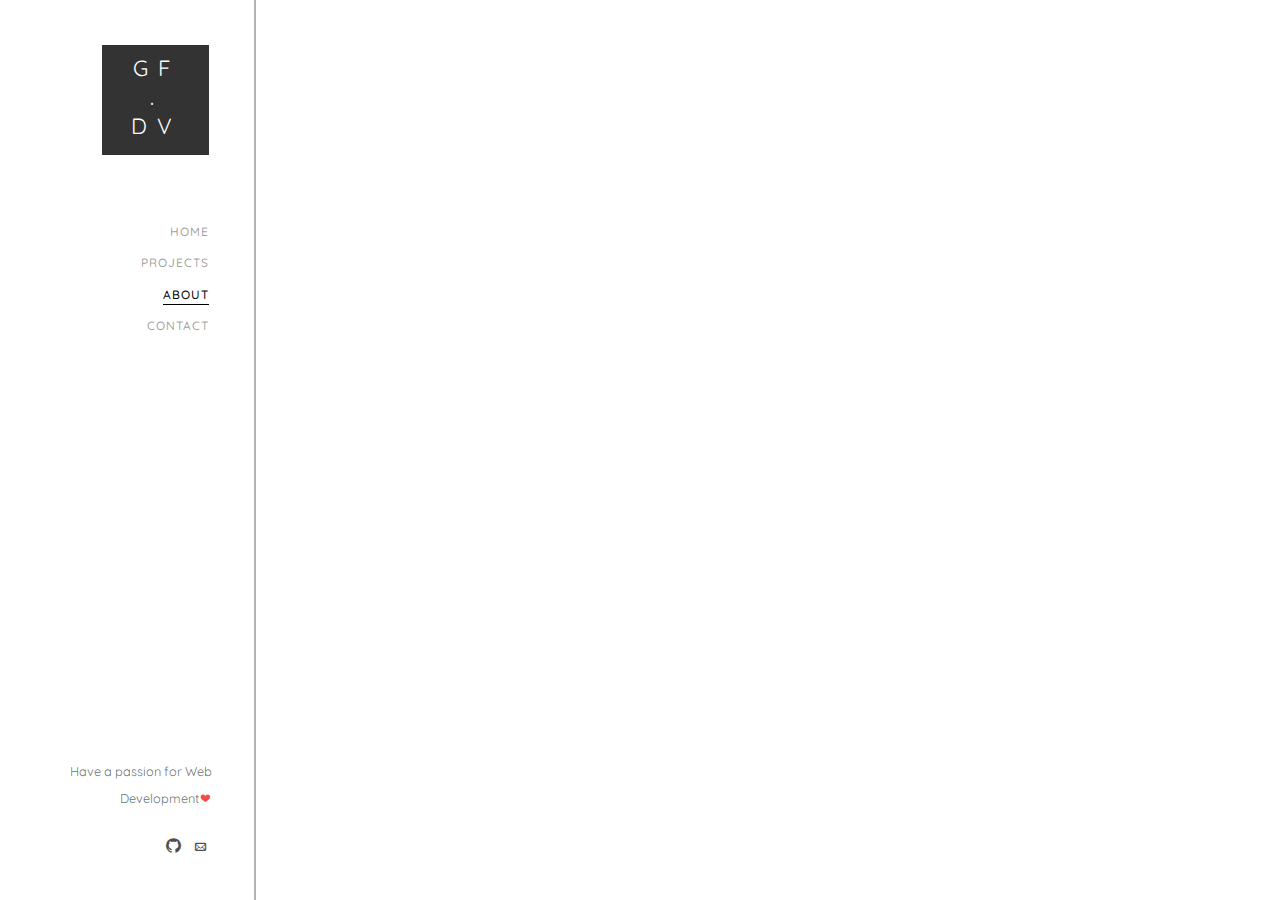
<file: about.html>
<!DOCTYPE HTML>
<html>
	<head>
	<meta charset="utf-8">
	<meta http-equiv="X-UA-Compatible" content="IE=edge">
	<title>GF &#183; Portfolio</title>
	<meta name="viewport" content="width=device-width, initial-scale=1">
	<meta name="description" content="" />
	<meta name="keywords" content="" />
	<meta name="author" content="" />

  <!-- Facebook and Twitter integration -->
	<meta property="og:title" content=""/>
	<meta property="og:image" content=""/>
	<meta property="og:url" content=""/>
	<meta property="og:site_name" content=""/>
	<meta property="og:description" content=""/>
	<meta name="twitter:title" content="" />
	<meta name="twitter:image" content="" />
	<meta name="twitter:url" content="" />
	<meta name="twitter:card" content="" />

	<!-- Place favicon.ico and apple-touch-icon.png in the root directory -->
	<link rel="shortcut icon" href="images/siete-tigre-FAVICON-300x300.png">

	<link href="https://fonts.googleapis.com/css?family=Quicksand:300,400,500,700" rel="stylesheet">
	
	<!-- Animate.css -->
	<link rel="stylesheet" href="css/animate.css">
	<!-- Icomoon Icon Fonts-->
	<link rel="stylesheet" href="css/icomoon.css">
	<!-- Bootstrap  -->
	<link rel="stylesheet" href="css/bootstrap.css">
	<!-- Flexslider  -->
	<link rel="stylesheet" href="css/flexslider.css">
	<!-- Theme style  -->
	<link rel="stylesheet" href="css/style.css">
	<!-- Font Awesome  -->
	<link rel="stylesheet" href="https://cdnjs.cloudflare.com/ajax/libs/font-awesome/5.11.2/css/all.min.css">

	<!-- Modernizr JS -->
	<script src="js/modernizr-2.6.2.min.js"></script>
	<!-- FOR IE9 below -->
	<!--[if lt IE 9]>
	<script src="js/respond.min.js"></script>
	<![endif]-->

	</head>
	<body>
	<div id="colorlib-page">
		<a href="#" class="js-colorlib-nav-toggle colorlib-nav-toggle"><i></i></a>
		<aside id="colorlib-aside" role="complementary" class="border js-fullheight">
			<h1 id="colorlib-logo"><a href="index.html"><span>&nbspGF&nbsp</span><span>.</span><span>&nbspDV&nbsp</span></a></h1>
			<nav id="colorlib-main-menu" role="navigation">
				<ul>
					<li><a href="index.html">Home</a></li>
					<li><a href="projects.html">Projects</a></li>
					<li class="colorlib-active"><a href="about.html">About</a></li>
					<li><a href="contact.html">Contact</a></li>
				</ul>
			</nav>

			<div class="colorlib-footer">
				<p><small>Have a passion for Web Development<i style="color:rgb(247, 72, 72)" class="icon-heart" aria-hidden="true"></i></small></p>
				<ul>
					<li><a href="https://github.com/gabriel-fuentes/portfolio/"><i class="icon-github"></i></a></li>
					<li><a href="contact.html"><i class="icon-mail"></i></a></li>
				</ul>
			</div>

		</aside>

		<div id="colorlib-main">
			<div class="colorlib-about">
				<div class="container-fluid">
					<div class="row">
						<div class="col-md-6">
							<div class="about-img animate-box" data-animate-effect="fadeInLeft" style="background-image: url(images/contact1.jpg);">
								<!-- <div class="about-img-2 animate-box" data-animate-effect="fadeInRight" style="background-image: url(images/contact3.jpg);"></div> -->
							</div>
						</div>
						<div class="col-md-6 animate-box" data-animate-effect="fadeInLeft">
							<div class="about-desc">
								<span class="heading-meta">Bio,studies &amp; skills</span>
								<h3>Hello! <br>&nbspmy name is <br>&nbsp Gabriel Fuentes!</h3>
								<p>I am a web developer with a Computer Science degree, specializing in high quality Wordpress development. From custom theme designs to E-Commerce and custom plugin development.
									For the past 5 years I’ve been involved with all sorts of clients, from personal bloggers to Actors, Universities.</p>

								<h4><i class="fas fa-quote-left"></i>  Learning is the purpose of life  <i class="fas fa-quote-right"></i></h4>
							</div>
							<!-- <div class="row" style="display: flex;justify-content: center;">
								<img src="images/siete-tigre-FAVICON-300x300.png" alt="">
							</div> -->
						<div class="fancy-collapse-panel">
								<div class="panel-group" id="accordion" role="tablist" aria-multiselectable="true">
									<div class="panel panel-default">
									    <div class="panel-heading" role="tab" id="headingTwo">
									        <h4 class="panel-title">
									            <a class="collapsed" data-toggle="collapse" data-parent="#accordion" href="#collapseTwo" aria-expanded="false" aria-controls="collapseTwo">Skills
									            </a>
									        </h4>
									    </div>
									    <div id="collapseTwo" class="panel-collapse collapse" role="tabpanel" aria-labelledby="headingTwo">
									        <div class="panel-body">
									            <p>These are the lis of skills that i had devolped through the years as a web developer</p>
													<ul>
														<li>Html5</li>
														<li>(S)Css</li>
														<li>Javascript</li>
														<li>React</li>
														<li>PhP</li>
														<li>mySql</li>
													</ul>
									        </div>
									    </div>
									</div>
									<div class="panel panel-default">
									    <div class="panel-heading" role="tab" id="headingThree">
									        <h4 class="panel-title">
									            <a class="collapsed" data-toggle="collapse" data-parent="#accordion" href="#collapseThree" aria-expanded="false" aria-controls="collapseThree">Other
									            </a>
									        </h4>
									    </div>
									    <div id="collapseThree" class="panel-collapse collapse" role="tabpanel" aria-labelledby="headingThree">
									        <div class="panel-body">
													<ul>
														<li>WordPress Development</li>
														<li>SEO optimization</li>
														<li>Webpack</li>
														<li>Pug</li>
														<li>jQuery</li>
														<li>Gulp</li>
													</ul>
									        </div>	
									        </div>
									    </div>
									</div>
								</div>
							</div> 
						</div>
					</div>
				</div>
			</div>
		</div>
	</div>

	<!-- jQuery -->
	<script src="js/jquery.min.js"></script>
	<!-- jQuery Easing -->
	<script src="js/jquery.easing.1.3.js"></script>
	<!-- Bootstrap -->
	<script src="js/bootstrap.min.js"></script>
	<!-- Waypoints -->
	<script src="js/jquery.waypoints.min.js"></script>
	<!-- Flexslider -->
	<script src="js/jquery.flexslider-min.js"></script>
	<!-- Sticky Kit -->
	<script src="js/sticky-kit.min.js"></script>
	
	
	<!-- MAIN JS -->
	<script src="js/main.js"></script>

	</body>
</html>
</file>
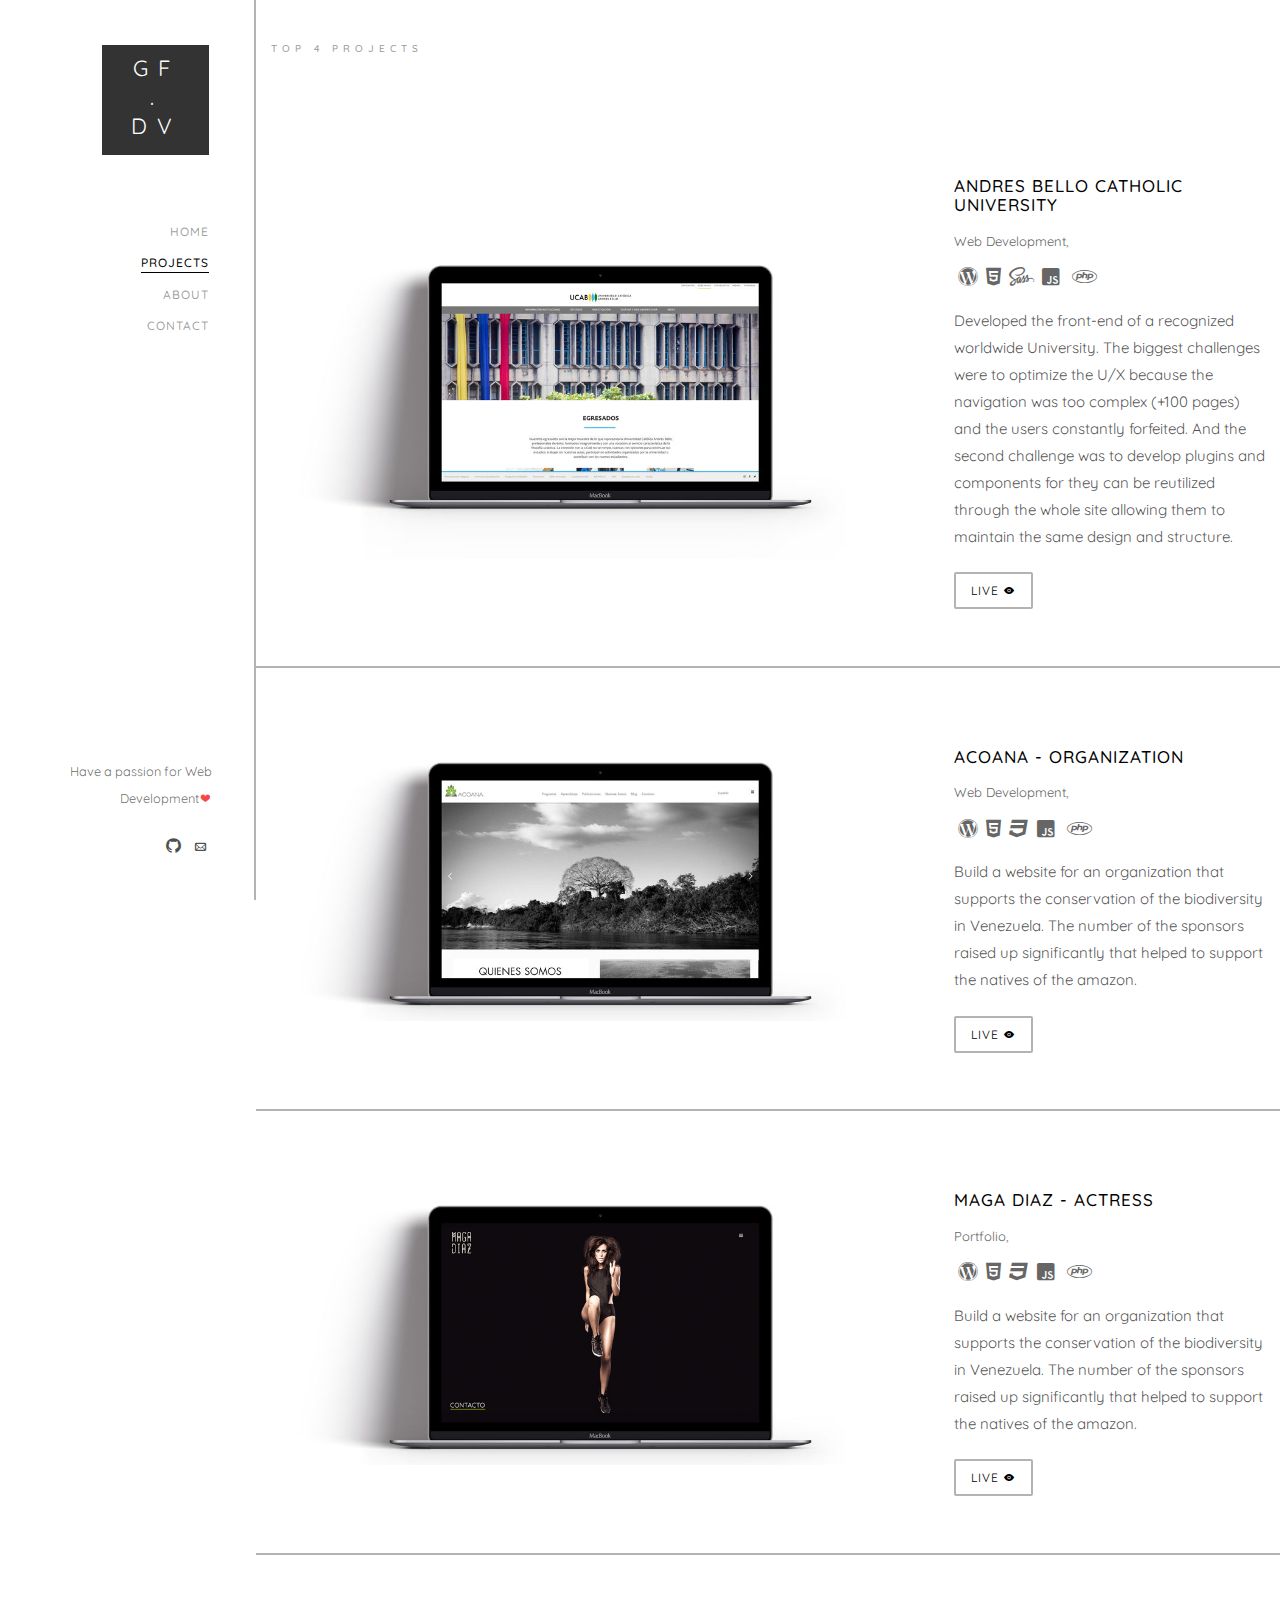
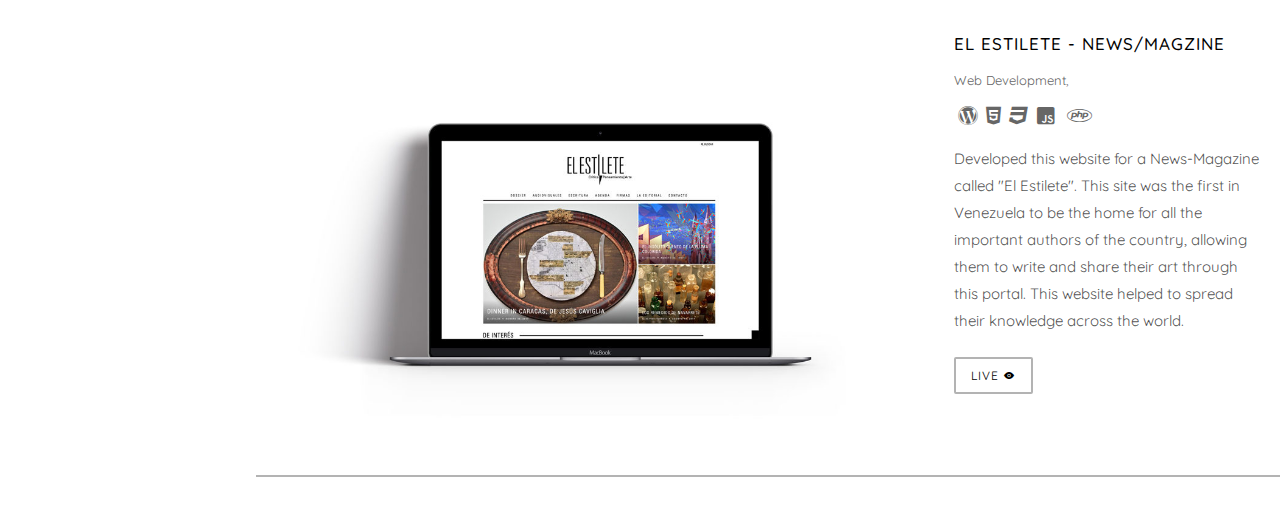
<file: projects.html>
<!DOCTYPE HTML>
<html>
	<head>
	<meta charset="utf-8">
	<meta http-equiv="X-UA-Compatible" content="IE=edge">
	<title>GF &#183; Portfolio</title>
	<meta name="viewport" content="width=device-width, initial-scale=1">
	<meta name="description" content="" />
	<meta name="keywords" content="" />
	<meta name="author" content="" />

  <!-- Facebook and Twitter integration -->
	<meta property="og:title" content=""/>
	<meta property="og:image" content=""/>
	<meta property="og:url" content=""/>
	<meta property="og:site_name" content=""/>
	<meta property="og:description" content=""/>
	<meta name="twitter:title" content="" />
	<meta name="twitter:image" content="" />
	<meta name="twitter:url" content="" />
	<meta name="twitter:card" content="" />

	<!-- Place favicon.ico and apple-touch-icon.png in the root directory -->
	<link rel="shortcut icon" href="images/siete-tigre-FAVICON-300x300.png">

	<link href="https://fonts.googleapis.com/css?family=Quicksand:300,400,500,700" rel="stylesheet">
	
	<!-- Animate.css -->
	<link rel="stylesheet" href="css/animate.css">
	<!-- Icomoon Icon Fonts-->
	<link rel="stylesheet" href="css/icomoon.css">
	<!-- Bootstrap  -->
	<link rel="stylesheet" href="css/bootstrap.css">
	<!-- Flexslider  -->
	<link rel="stylesheet" href="css/flexslider.css">
	<!-- Theme style  -->
	<link rel="stylesheet" href="css/style.css">
	<!-- Font Awesome  -->
	<link rel="stylesheet" href="https://cdnjs.cloudflare.com/ajax/libs/font-awesome/5.11.2/css/all.min.css">

	<!-- Modernizr JS -->
	<script src="js/modernizr-2.6.2.min.js"></script>
	<!-- FOR IE9 below -->
	<!--[if lt IE 9]>
	<script src="js/respond.min.js"></script>
	<![endif]-->

	</head>
	<body>
	<div id="colorlib-page">
		<a href="#" class="js-colorlib-nav-toggle colorlib-nav-toggle"><i></i></a>
		<aside id="colorlib-aside" role="complementary" class="border js-fullheight">
			<h1 id="colorlib-logo"><a href="index.html"><span>&nbspGF&nbsp</span><span>.</span><span>&nbspDV&nbsp</span></a></h1>
			<nav id="colorlib-main-menu" role="navigation">
				<ul>
					<li><a href="index.html">Home</a></li>
					<li class="colorlib-active"><a href="projects.html">Projects</a></li class="colorlib-active">
					<li><a href="about.html">About</a></li>
					<li><a href="contact.html">Contact</a></li>
				</ul>
			</nav>

			<div class="colorlib-footer">
				<p><small>Have a passion for Web Development<i style="color:rgb(247, 72, 72)" class="icon-heart" aria-hidden="true"></i></small></p>
				<ul>
					<li><a href="https://github.com/gabriel-fuentes/portfolio/"><i class="icon-github"></i></a></li>
					<li><a href="contact.html"><i class="icon-mail"></i></a></li>
				</ul>
			</div>

		</aside>

		<div id="colorlib-main">

			<div class="colorlib-work">
				<div class="container-fluid">
					<div class="row">
						<div class="col-md-6 col-md-offset-3 col-md-pull-3">
							<span class="heading-meta">Top 4 Projects</span>
							<h2 class="colorlib-heading animate-box" data-animate-effect="fadeInLeft">Web Development</h2>
						</div>
					</div>
					<div class="row project-row">
						<div class="col-md-8 image-content">
							<img class="img-responsive" src="images/ucab.jpg" alt="UCAB website">
						</div>
						<div class="col-md-4 sticky-parent">
							<div id="sticky_item">
								<div class="project-desc">
									<h2>Andres Bello Catholic University</h2>
									<span>Web Development,</br><i class="fab fa-wordpress"></i><i class="fab fa-html5"></i><i class="fab fa-sass"></i><i class="fab fa-js-square"></i> <i class="fab fa-php"></i></span>
									<p>Developed the front-end of a recognized worldwide University. The biggest challenges were to optimize the U/X because the navigation was too complex (+100 pages) and the users constantly forfeited. And the second challenge was to develop plugins and components for they can be reutilized through the whole site allowing them to maintain the same design and structure.</p>
									<p><a target="_blank" href="http://ucab.edu.ve" class="btn btn-view">Live <i class="icon-eye"></i> </a></p>
								</div>
							</div>
						</div>
					</div>
				</div>
			</div>
			<div class="colorlib-work">
				<div class="container-fluid">
					<div class="row project-row">
						<div class="col-md-8 image-content">
							<img class="img-responsive" src="images/acoana.jpg" alt="Acoana Organization, website">
						</div>
						<div class="col-md-4 sticky-parent">
							<div id="sticky_item">
								<div class="project-desc">
									<h2>ACOANA - ORGANIZATION</h2>
									<span>Web Development,</br><i class="fab fa-wordpress"></i><i class="fab fa-html5"></i><i class="fab fa-css3"></i><i class="fab fa-js-square"></i> <i class="fab fa-php"></i></span>									<p>Build a website for an organization that supports the conservation of the biodiversity in Venezuela. The number of the sponsors  raised up significantly that helped to support the natives of the amazon.</p>
									<p><a target="_blank" href="http://acoana.org" class="btn btn-view">Live <i class="icon-eye"></i> </a></p>
								</div>
							</div>
						</div>
					</div>
				</div>
			</div>
						<div class="colorlib-work">
				<div class="container-fluid">
					<div class="row project-row">
						<div class="col-md-8 image-content">
							<img class="img-responsive" src="images/maga.jpg" alt="Maga Diaz, website">
						</div>
						<div class="col-md-4 sticky-parent">
							<div id="sticky_item">
								<div class="project-desc">
									<h2>MAGA DIAZ - ACTRESS</h2>
									<span>Portfolio,</br><i class="fab fa-wordpress"></i><i class="fab fa-html5"></i><i class="fab fa-css3"></i><i class="fab fa-js-square"></i> <i class="fab fa-php"></i></span>									<p>Build a website for an organization that supports the conservation of the biodiversity in Venezuela. The number of the sponsors  raised up significantly that helped to support the natives of the amazon.</p>
									<p><a target="_blank" href="http://magadiaz.com" class="btn btn-view">Live <i class="icon-eye"></i> </a></p>
								</div>
							</div>
						</div>
					</div>
				</div>
		
			</div>
				<div class="colorlib-work">
				<div class="container-fluid">
					<div class="row project-row">
						<div class="col-md-8 image-content">
							<img class="img-responsive" src="images/elestilete.jpg" alt="El estilete, website">
						</div>
						<div class="col-md-4 sticky-parent">
							<div id="sticky_item">
								<div class="project-desc">
									<h2>EL ESTILETE - NEWS/MAGZINE</h2>
									<span>Web Development,</br><i class="fab fa-wordpress"></i><i class="fab fa-html5"></i><i class="fab fa-css3"></i><i class="fab fa-js-square"></i> <i class="fab fa-php"></i></span>
									<p>Developed this website for a News-Magazine called "El Estilete". This site was the first in Venezuela to be the home for all the important authors of the country, allowing them to write and share their art through this portal. This website helped to spread their knowledge across the world.</p>
									<p><a target="_blank" href="#" class="btn btn-view">Live <i class="icon-eye"></i> </a></p>
								</div>
							</div>
						</div>
					</div>
				</div>
			</div>
		</div>
	</div>

	<!-- jQuery -->
	<script src="js/jquery.min.js"></script>
	<!-- jQuery Easing -->
	<script src="js/jquery.easing.1.3.js"></script>
	<!-- Bootstrap -->
	<script src="js/bootstrap.min.js"></script>
	<!-- Waypoints -->
	<script src="js/jquery.waypoints.min.js"></script>
	<!-- Flexslider -->
	<script src="js/jquery.flexslider-min.js"></script>
	<!-- Sticky Kit -->
	<script src="js/sticky-kit.min.js"></script>
	
	
	<!-- MAIN JS -->
	<script src="js/main.js"></script>

	</body>
</html>
</file>
<file: css/icomoon.css>
@font-face {
  font-family: 'icomoon';
  src:  url('fonts/icomoon.eot?6py85u');
  src:  url('fonts/icomoon.eot?6py85u#iefix') format('embedded-opentype'),
    url('fonts/icomoon.ttf?6py85u') format('truetype'),
    url('fonts/icomoon.woff?6py85u') format('woff'),
    url('fonts/icomoon.svg?6py85u#icomoon') format('svg');
  font-weight: normal;
  font-style: normal;
}

[class^="icon-"], [class*=" icon-"] {
  /* use !important to prevent issues with browser extensions that change fonts */
  font-family: 'icomoon' !important;
  speak: none;
  font-style: normal;
  font-weight: normal;
  font-variant: normal;
  text-transform: none;
  line-height: 1;

  /* Better Font Rendering =========== */
  -webkit-font-smoothing: antialiased;
  -moz-osx-font-smoothing: grayscale;
}

.icon-times:before {
  content: "\e930";
}
.icon-tick:before {
  content: "\e931";
}
.icon-plus:before {
  content: "\e932";
}
.icon-minus:before {
  content: "\e933";
}
.icon-equals:before {
  content: "\e934";
}
.icon-divide:before {
  content: "\e935";
}
.icon-chevron-right:before {
  content: "\e936";
}
.icon-chevron-left:before {
  content: "\e937";
}
.icon-arrow-right-thick:before {
  content: "\e938";
}
.icon-arrow-left-thick:before {
  content: "\e939";
}
.icon-th-small:before {
  content: "\e93a";
}
.icon-th-menu:before {
  content: "\e93b";
}
.icon-th-list:before {
  content: "\e93c";
}
.icon-th-large:before {
  content: "\e93d";
}
.icon-home:before {
  content: "\e93e";
}
.icon-arrow-forward:before {
  content: "\e93f";
}
.icon-arrow-back:before {
  content: "\e940";
}
.icon-rss:before {
  content: "\e941";
}
.icon-location:before {
  content: "\e942";
}
.icon-link:before {
  content: "\e943";
}
.icon-image:before {
  content: "\e944";
}
.icon-arrow-up-thick:before {
  content: "\e945";
}
.icon-arrow-down-thick:before {
  content: "\e946";
}
.icon-starburst:before {
  content: "\e947";
}
.icon-starburst-outline:before {
  content: "\e948";
}
.icon-star3:before {
  content: "\e949";
}
.icon-flow-children:before {
  content: "\e94a";
}
.icon-export:before {
  content: "\e94b";
}
.icon-delete2:before {
  content: "\e94c";
}
.icon-delete-outline:before {
  content: "\e94d";
}
.icon-cloud-storage:before {
  content: "\e94e";
}
.icon-wi-fi:before {
  content: "\e94f";
}
.icon-heart:before {
  content: "\e950";
}
.icon-flash:before {
  content: "\e951";
}
.icon-cancel:before {
  content: "\e952";
}
.icon-backspace:before {
  content: "\e953";
}
.icon-attachment:before {
  content: "\e954";
}
.icon-arrow-move:before {
  content: "\e955";
}
.icon-warning:before {
  content: "\e956";
}
.icon-user:before {
  content: "\e957";
}
.icon-radar:before {
  content: "\e958";
}
.icon-lock-open:before {
  content: "\e959";
}
.icon-lock-closed:before {
  content: "\e95a";
}
.icon-location-arrow:before {
  content: "\e95b";
}
.icon-info:before {
  content: "\e95c";
}
.icon-user-delete:before {
  content: "\e95d";
}
.icon-user-add:before {
  content: "\e95e";
}
.icon-media-pause:before {
  content: "\e95f";
}
.icon-group:before {
  content: "\e960";
}
.icon-chart-pie:before {
  content: "\e961";
}
.icon-chart-line:before {
  content: "\e962";
}
.icon-chart-bar:before {
  content: "\e963";
}
.icon-chart-area:before {
  content: "\e964";
}
.icon-video:before {
  content: "\e965";
}
.icon-point-of-interest:before {
  content: "\e966";
}
.icon-infinity:before {
  content: "\e967";
}
.icon-globe:before {
  content: "\e968";
}
.icon-eye:before {
  content: "\e969";
}
.icon-cog:before {
  content: "\e96a";
}
.icon-camera:before {
  content: "\e96b";
}
.icon-upload:before {
  content: "\e96c";
}
.icon-scissors:before {
  content: "\e96d";
}
.icon-refresh:before {
  content: "\e96e";
}
.icon-pin:before {
  content: "\e96f";
}
.icon-key:before {
  content: "\e970";
}
.icon-info-large:before {
  content: "\e971";
}
.icon-eject:before {
  content: "\e972";
}
.icon-download:before {
  content: "\e973";
}
.icon-zoom:before {
  content: "\e974";
}
.icon-zoom-out:before {
  content: "\e975";
}
.icon-zoom-in:before {
  content: "\e976";
}
.icon-sort-numerically:before {
  content: "\e977";
}
.icon-sort-alphabetically:before {
  content: "\e978";
}
.icon-input-checked:before {
  content: "\e979";
}
.icon-calender:before {
  content: "\e97a";
}
.icon-world2:before {
  content: "\e97b";
}
.icon-notes:before {
  content: "\e97c";
}
.icon-code:before {
  content: "\e97d";
}
.icon-arrow-sync:before {
  content: "\e97e";
}
.icon-arrow-shuffle:before {
  content: "\e97f";
}
.icon-arrow-repeat:before {
  content: "\e980";
}
.icon-arrow-minimise:before {
  content: "\e981";
}
.icon-arrow-maximise:before {
  content: "\e982";
}
.icon-arrow-loop:before {
  content: "\e983";
}
.icon-anchor:before {
  content: "\e984";
}
.icon-spanner:before {
  content: "\e985";
}
.icon-puzzle:before {
  content: "\e986";
}
.icon-power:before {
  content: "\e987";
}
.icon-plane:before {
  content: "\e988";
}
.icon-pi:before {
  content: "\e989";
}
.icon-phone:before {
  content: "\e98a";
}
.icon-microphone2:before {
  content: "\e98b";
}
.icon-media-rewind:before {
  content: "\e98c";
}
.icon-flag:before {
  content: "\e98d";
}
.icon-adjust-brightness:before {
  content: "\e98e";
}
.icon-waves:before {
  content: "\e98f";
}
.icon-social-twitter:before {
  content: "\e990";
}
.icon-social-facebook:before {
  content: "\e991";
}
.icon-social-dribbble:before {
  content: "\e992";
}
.icon-media-stop:before {
  content: "\e993";
}
.icon-media-record:before {
  content: "\e994";
}
.icon-media-play:before {
  content: "\e995";
}
.icon-media-fast-forward:before {
  content: "\e996";
}
.icon-media-eject:before {
  content: "\e997";
}
.icon-social-vimeo:before {
  content: "\e998";
}
.icon-social-tumbler:before {
  content: "\e999";
}
.icon-social-skype:before {
  content: "\e99a";
}
.icon-social-pinterest:before {
  content: "\e99b";
}
.icon-social-linkedin:before {
  content: "\e99c";
}
.icon-social-last-fm:before {
  content: "\e99d";
}
.icon-social-github:before {
  content: "\e99e";
}
.icon-social-flickr:before {
  content: "\e99f";
}
.icon-at:before {
  content: "\e9a0";
}
.icon-times-outline:before {
  content: "\e9a1";
}
.icon-plus-outline:before {
  content: "\e9a2";
}
.icon-minus-outline:before {
  content: "\e9a3";
}
.icon-tick-outline:before {
  content: "\e9a4";
}
.icon-th-large-outline:before {
  content: "\e9a5";
}
.icon-equals-outline:before {
  content: "\e9a6";
}
.icon-divide-outline:before {
  content: "\e9a7";
}
.icon-chevron-right-outline:before {
  content: "\e9a8";
}
.icon-chevron-left-outline:before {
  content: "\e9a9";
}
.icon-arrow-right-outline:before {
  content: "\e9aa";
}
.icon-arrow-left-outline:before {
  content: "\e9ab";
}
.icon-th-small-outline:before {
  content: "\e9ac";
}
.icon-th-menu-outline:before {
  content: "\e9ad";
}
.icon-th-list-outline:before {
  content: "\e9ae";
}
.icon-news2:before {
  content: "\e9b1";
}
.icon-home-outline:before {
  content: "\e9b2";
}
.icon-arrow-up-outline:before {
  content: "\e9b3";
}
.icon-arrow-forward-outline:before {
  content: "\e9b4";
}
.icon-arrow-down-outline:before {
  content: "\e9b5";
}
.icon-arrow-back-outline:before {
  content: "\e9b6";
}
.icon-trash3:before {
  content: "\e9b7";
}
.icon-rss-outline:before {
  content: "\e9b8";
}
.icon-message:before {
  content: "\e9b9";
}
.icon-location-outline:before {
  content: "\e9ba";
}
.icon-link-outline:before {
  content: "\e9bb";
}
.icon-image-outline:before {
  content: "\e9bc";
}
.icon-export-outline:before {
  content: "\e9bd";
}
.icon-cross:before {
  content: "\e9be";
}
.icon-wi-fi-outline:before {
  content: "\e9bf";
}
.icon-star-outline:before {
  content: "\e9c0";
}
.icon-media-pause-outline:before {
  content: "\e9c1";
}
.icon-mail:before {
  content: "\e9c2";
}
.icon-heart-outline:before {
  content: "\e9c3";
}
.icon-flash-outline:before {
  content: "\e9c4";
}
.icon-cancel-outline:before {
  content: "\e9c5";
}
.icon-beaker:before {
  content: "\e9c6";
}
.icon-arrow-move-outline:before {
  content: "\e9c7";
}
.icon-watch2:before {
  content: "\e9c8";
}
.icon-warning-outline:before {
  content: "\e9c9";
}
.icon-time:before {
  content: "\e9ca";
}
.icon-radar-outline:before {
  content: "\e9cb";
}
.icon-lock-open-outline:before {
  content: "\e9cc";
}
.icon-location-arrow-outline:before {
  content: "\e9cd";
}
.icon-info-outline:before {
  content: "\e9ce";
}
.icon-backspace-outline:before {
  content: "\e9cf";
}
.icon-attachment-outline:before {
  content: "\e9d0";
}
.icon-user-outline:before {
  content: "\e9d1";
}
.icon-user-delete-outline:before {
  content: "\e9d2";
}
.icon-user-add-outline:before {
  content: "\e9d3";
}
.icon-lock-closed-outline:before {
  content: "\e9d4";
}
.icon-group-outline:before {
  content: "\e9d5";
}
.icon-chart-pie-outline:before {
  content: "\e9d6";
}
.icon-chart-line-outline:before {
  content: "\e9d7";
}
.icon-chart-bar-outline:before {
  content: "\e9d8";
}
.icon-chart-area-outline:before {
  content: "\e9d9";
}
.icon-video-outline:before {
  content: "\e9da";
}
.icon-point-of-interest-outline:before {
  content: "\e9db";
}
.icon-map:before {
  content: "\e9dc";
}
.icon-key-outline:before {
  content: "\e9dd";
}
.icon-infinity-outline:before {
  content: "\e9de";
}
.icon-globe-outline:before {
  content: "\e9df";
}
.icon-eye-outline:before {
  content: "\e9e0";
}
.icon-cog-outline:before {
  content: "\e9e1";
}
.icon-camera-outline:before {
  content: "\e9e2";
}
.icon-upload-outline:before {
  content: "\e9e3";
}
.icon-support:before {
  content: "\e9e4";
}
.icon-scissors-outline:before {
  content: "\e9e5";
}
.icon-refresh-outline:before {
  content: "\e9e6";
}
.icon-info-large-outline:before {
  content: "\e9e7";
}
.icon-eject-outline:before {
  content: "\e9e8";
}
.icon-download-outline:before {
  content: "\e9e9";
}
.icon-battery-mid:before {
  content: "\e9ea";
}
.icon-battery-low:before {
  content: "\e9eb";
}
.icon-battery-high:before {
  content: "\e9ec";
}
.icon-zoom-outline:before {
  content: "\e9ed";
}
.icon-zoom-out-outline:before {
  content: "\e9ee";
}
.icon-zoom-in-outline:before {
  content: "\e9ef";
}
.icon-tag3:before {
  content: "\e9f0";
}
.icon-tabs-outline:before {
  content: "\e9f1";
}
.icon-pin-outline:before {
  content: "\e9f2";
}
.icon-message-typing:before {
  content: "\e9f3";
}
.icon-directions:before {
  content: "\e9f4";
}
.icon-battery-full:before {
  content: "\e9f5";
}
.icon-battery-charge:before {
  content: "\e9f6";
}
.icon-pipette:before {
  content: "\e9f7";
}
.icon-pencil:before {
  content: "\e9f8";
}
.icon-folder:before {
  content: "\e9f9";
}
.icon-folder-delete:before {
  content: "\e9fa";
}
.icon-folder-add:before {
  content: "\e9fb";
}
.icon-edit:before {
  content: "\e9fc";
}
.icon-document:before {
  content: "\e9fd";
}
.icon-document-delete:before {
  content: "\e9fe";
}
.icon-document-add:before {
  content: "\e9ff";
}
.icon-brush:before {
  content: "\ea00";
}
.icon-thumbs-up:before {
  content: "\ea01";
}
.icon-thumbs-down:before {
  content: "\ea02";
}
.icon-pen:before {
  content: "\ea03";
}
.icon-sort-numerically-outline:before {
  content: "\ea04";
}
.icon-sort-alphabetically-outline:before {
  content: "\ea05";
}
.icon-social-last-fm-circular:before {
  content: "\ea06";
}
.icon-social-github-circular:before {
  content: "\ea07";
}
.icon-compass:before {
  content: "\ea08";
}
.icon-bookmark:before {
  content: "\ea09";
}
.icon-input-checked-outline:before {
  content: "\ea0a";
}
.icon-code-outline:before {
  content: "\ea0b";
}
.icon-calender-outline:before {
  content: "\ea0c";
}
.icon-business-card:before {
  content: "\ea0d";
}
.icon-arrow-up:before {
  content: "\ea0e";
}
.icon-arrow-sync-outline:before {
  content: "\ea0f";
}
.icon-arrow-right:before {
  content: "\ea10";
}
.icon-arrow-repeat-outline:before {
  content: "\ea11";
}
.icon-arrow-loop-outline:before {
  content: "\ea12";
}
.icon-arrow-left:before {
  content: "\ea13";
}
.icon-flow-switch:before {
  content: "\ea14";
}
.icon-flow-parallel:before {
  content: "\ea15";
}
.icon-flow-merge:before {
  content: "\ea16";
}
.icon-document-text:before {
  content: "\ea17";
}
.icon-clipboard:before {
  content: "\ea18";
}
.icon-calculator:before {
  content: "\ea19";
}
.icon-arrow-minimise-outline:before {
  content: "\ea1a";
}
.icon-arrow-maximise-outline:before {
  content: "\ea1b";
}
.icon-arrow-down:before {
  content: "\ea1c";
}
.icon-gift:before {
  content: "\ea1d";
}
.icon-film:before {
  content: "\ea1e";
}
.icon-database:before {
  content: "\ea1f";
}
.icon-bell:before {
  content: "\ea20";
}
.icon-anchor-outline:before {
  content: "\ea21";
}
.icon-adjust-contrast:before {
  content: "\ea22";
}
.icon-world-outline:before {
  content: "\ea23";
}
.icon-shopping-bag:before {
  content: "\ea24";
}
.icon-power-outline:before {
  content: "\ea25";
}
.icon-notes-outline:before {
  content: "\ea26";
}
.icon-device-tablet:before {
  content: "\ea27";
}
.icon-device-phone:before {
  content: "\ea28";
}
.icon-device-laptop:before {
  content: "\ea29";
}
.icon-device-desktop:before {
  content: "\ea2a";
}
.icon-briefcase:before {
  content: "\ea2b";
}
.icon-stopwatch:before {
  content: "\ea2c";
}
.icon-spanner-outline:before {
  content: "\ea2d";
}
.icon-puzzle-outline:before {
  content: "\ea2e";
}
.icon-printer:before {
  content: "\ea2f";
}
.icon-pi-outline:before {
  content: "\ea30";
}
.icon-lightbulb:before {
  content: "\ea31";
}
.icon-flag-outline:before {
  content: "\ea32";
}
.icon-contacts:before {
  content: "\ea33";
}
.icon-archive2:before {
  content: "\ea34";
}
.icon-weather-stormy:before {
  content: "\ea35";
}
.icon-weather-shower:before {
  content: "\ea36";
}
.icon-weather-partly-sunny:before {
  content: "\ea37";
}
.icon-weather-downpour:before {
  content: "\ea38";
}
.icon-weather-cloudy:before {
  content: "\ea39";
}
.icon-plane-outline:before {
  content: "\ea3a";
}
.icon-phone-outline:before {
  content: "\ea3b";
}
.icon-microphone-outline:before {
  content: "\ea3c";
}
.icon-weather-windy:before {
  content: "\ea3d";
}
.icon-weather-windy-cloudy:before {
  content: "\ea3e";
}
.icon-weather-sunny:before {
  content: "\ea3f";
}
.icon-weather-snow:before {
  content: "\ea40";
}
.icon-weather-night:before {
  content: "\ea41";
}
.icon-media-stop-outline:before {
  content: "\ea42";
}
.icon-media-rewind-outline:before {
  content: "\ea43";
}
.icon-media-record-outline:before {
  content: "\ea44";
}
.icon-media-play-outline:before {
  content: "\ea45";
}
.icon-media-fast-forward-outline:before {
  content: "\ea46";
}
.icon-media-eject-outline:before {
  content: "\ea47";
}
.icon-wine:before {
  content: "\ea48";
}
.icon-waves-outline:before {
  content: "\ea49";
}
.icon-ticket:before {
  content: "\ea4a";
}
.icon-tags:before {
  content: "\ea4b";
}
.icon-plug:before {
  content: "\ea4c";
}
.icon-headphones:before {
  content: "\ea4d";
}
.icon-credit-card:before {
  content: "\ea4e";
}
.icon-coffee:before {
  content: "\ea4f";
}
.icon-book:before {
  content: "\ea50";
}
.icon-beer:before {
  content: "\ea51";
}
.icon-volume2:before {
  content: "\ea52";
}
.icon-volume-up:before {
  content: "\ea53";
}
.icon-volume-mute:before {
  content: "\ea54";
}
.icon-volume-down:before {
  content: "\ea55";
}
.icon-social-vimeo-circular:before {
  content: "\ea56";
}
.icon-social-twitter-circular:before {
  content: "\ea57";
}
.icon-social-pinterest-circular:before {
  content: "\ea58";
}
.icon-social-linkedin-circular:before {
  content: "\ea59";
}
.icon-social-facebook-circular:before {
  content: "\ea5a";
}
.icon-social-dribbble-circular:before {
  content: "\ea5b";
}
.icon-tree:before {
  content: "\ea5c";
}
.icon-thermometer2:before {
  content: "\ea5d";
}
.icon-social-tumbler-circular:before {
  content: "\ea5e";
}
.icon-social-skype-outline:before {
  content: "\ea5f";
}
.icon-social-flickr-circular:before {
  content: "\ea60";
}
.icon-social-at-circular:before {
  content: "\ea61";
}
.icon-shopping-cart:before {
  content: "\ea62";
}
.icon-messages:before {
  content: "\ea63";
}
.icon-leaf:before {
  content: "\ea64";
}
.icon-feather:before {
  content: "\ea65";
}
.icon-eye2:before {
  content: "\e064";
}
.icon-paper-clip:before {
  content: "\e065";
}
.icon-mail5:before {
  content: "\e066";
}
.icon-toggle:before {
  content: "\e067";
}
.icon-layout:before {
  content: "\e068";
}
.icon-link2:before {
  content: "\e069";
}
.icon-bell2:before {
  content: "\e06a";
}
.icon-lock3:before {
  content: "\e06b";
}
.icon-unlock:before {
  content: "\e06c";
}
.icon-ribbon2:before {
  content: "\e06d";
}
.icon-image2:before {
  content: "\e06e";
}
.icon-signal:before {
  content: "\e06f";
}
.icon-target3:before {
  content: "\e070";
}
.icon-clipboard3:before {
  content: "\e071";
}
.icon-clock3:before {
  content: "\e072";
}
.icon-watch:before {
  content: "\e073";
}
.icon-air-play:before {
  content: "\e074";
}
.icon-camera3:before {
  content: "\e075";
}
.icon-video2:before {
  content: "\e076";
}
.icon-disc:before {
  content: "\e077";
}
.icon-printer3:before {
  content: "\e078";
}
.icon-monitor:before {
  content: "\e079";
}
.icon-server:before {
  content: "\e07a";
}
.icon-cog2:before {
  content: "\e07b";
}
.icon-heart3:before {
  content: "\e07c";
}
.icon-paragraph:before {
  content: "\e07d";
}
.icon-align-justify:before {
  content: "\e07e";
}
.icon-align-left:before {
  content: "\e07f";
}
.icon-align-center:before {
  content: "\e080";
}
.icon-align-right:before {
  content: "\e081";
}
.icon-book2:before {
  content: "\e082";
}
.icon-layers2:before {
  content: "\e083";
}
.icon-stack2:before {
  content: "\e084";
}
.icon-stack-2:before {
  content: "\e085";
}
.icon-paper:before {
  content: "\e086";
}
.icon-paper-stack:before {
  content: "\e087";
}
.icon-search3:before {
  content: "\e088";
}
.icon-zoom-in2:before {
  content: "\e089";
}
.icon-zoom-out2:before {
  content: "\e08a";
}
.icon-reply2:before {
  content: "\e08b";
}
.icon-circle-plus:before {
  content: "\e08c";
}
.icon-circle-minus:before {
  content: "\e08d";
}
.icon-circle-check:before {
  content: "\e08e";
}
.icon-circle-cross:before {
  content: "\e08f";
}
.icon-square-plus:before {
  content: "\e090";
}
.icon-square-minus:before {
  content: "\e091";
}
.icon-square-check:before {
  content: "\e092";
}
.icon-square-cross:before {
  content: "\e093";
}
.icon-microphone:before {
  content: "\e094";
}
.icon-record:before {
  content: "\e095";
}
.icon-skip-back:before {
  content: "\e096";
}
.icon-rewind:before {
  content: "\e097";
}
.icon-play4:before {
  content: "\e098";
}
.icon-pause3:before {
  content: "\e099";
}
.icon-stop3:before {
  content: "\e09a";
}
.icon-fast-forward:before {
  content: "\e09b";
}
.icon-skip-forward:before {
  content: "\e09c";
}
.icon-shuffle2:before {
  content: "\e09d";
}
.icon-repeat:before {
  content: "\e09e";
}
.icon-folder2:before {
  content: "\e09f";
}
.icon-umbrella:before {
  content: "\e0a0";
}
.icon-moon:before {
  content: "\e0a1";
}
.icon-thermometer:before {
  content: "\e0a2";
}
.icon-drop:before {
  content: "\e0a3";
}
.icon-sun2:before {
  content: "\e0a4";
}
.icon-cloud3:before {
  content: "\e0a5";
}
.icon-cloud-upload2:before {
  content: "\e0a6";
}
.icon-cloud-download2:before {
  content: "\e0a7";
}
.icon-upload4:before {
  content: "\e0a8";
}
.icon-download4:before {
  content: "\e0a9";
}
.icon-location3:before {
  content: "\e0aa";
}
.icon-location-2:before {
  content: "\e0ab";
}
.icon-map3:before {
  content: "\e0ac";
}
.icon-battery:before {
  content: "\e0ad";
}
.icon-head:before {
  content: "\e0ae";
}
.icon-briefcase3:before {
  content: "\e0af";
}
.icon-speech-bubble:before {
  content: "\e0b0";
}
.icon-anchor2:before {
  content: "\e0b1";
}
.icon-globe2:before {
  content: "\e0b2";
}
.icon-box:before {
  content: "\e0b3";
}
.icon-reload:before {
  content: "\e0b4";
}
.icon-share3:before {
  content: "\e0b5";
}
.icon-marquee:before {
  content: "\e0b6";
}
.icon-marquee-plus:before {
  content: "\e0b7";
}
.icon-marquee-minus:before {
  content: "\e0b8";
}
.icon-tag:before {
  content: "\e0b9";
}
.icon-power2:before {
  content: "\e0ba";
}
.icon-command2:before {
  content: "\e0bb";
}
.icon-alt:before {
  content: "\e0bc";
}
.icon-esc:before {
  content: "\e0bd";
}
.icon-bar-graph:before {
  content: "\e0be";
}
.icon-bar-graph-2:before {
  content: "\e0bf";
}
.icon-pie-graph:before {
  content: "\e0c0";
}
.icon-star:before {
  content: "\e0c1";
}
.icon-arrow-left3:before {
  content: "\e0c2";
}
.icon-arrow-right3:before {
  content: "\e0c3";
}
.icon-arrow-up3:before {
  content: "\e0c4";
}
.icon-arrow-down3:before {
  content: "\e0c5";
}
.icon-volume:before {
  content: "\e0c6";
}
.icon-mute:before {
  content: "\e0c7";
}
.icon-content-right:before {
  content: "\e100";
}
.icon-content-left:before {
  content: "\e101";
}
.icon-grid2:before {
  content: "\e102";
}
.icon-grid-2:before {
  content: "\e103";
}
.icon-columns:before {
  content: "\e104";
}
.icon-loader:before {
  content: "\e105";
}
.icon-bag:before {
  content: "\e106";
}
.icon-ban:before {
  content: "\e107";
}
.icon-flag3:before {
  content: "\e108";
}
.icon-trash:before {
  content: "\e109";
}
.icon-expand2:before {
  content: "\e110";
}
.icon-contract:before {
  content: "\e111";
}
.icon-maximize:before {
  content: "\e112";
}
.icon-minimize:before {
  content: "\e113";
}
.icon-plus2:before {
  content: "\e114";
}
.icon-minus2:before {
  content: "\e115";
}
.icon-check:before {
  content: "\e116";
}
.icon-cross2:before {
  content: "\e117";
}
.icon-move:before {
  content: "\e118";
}
.icon-delete:before {
  content: "\e119";
}
.icon-menu5:before {
  content: "\e120";
}
.icon-archive:before {
  content: "\e121";
}
.icon-inbox:before {
  content: "\e122";
}
.icon-outbox:before {
  content: "\e123";
}
.icon-file:before {
  content: "\e124";
}
.icon-file-add:before {
  content: "\e125";
}
.icon-file-subtract:before {
  content: "\e126";
}
.icon-help:before {
  content: "\e127";
}
.icon-open:before {
  content: "\e128";
}
.icon-ellipsis:before {
  content: "\e129";
}
.icon-heart4:before {
  content: "\e900";
}
.icon-cloud4:before {
  content: "\e901";
}
.icon-star2:before {
  content: "\e902";
}
.icon-tv2:before {
  content: "\e903";
}
.icon-sound:before {
  content: "\e904";
}
.icon-video3:before {
  content: "\e905";
}
.icon-trash2:before {
  content: "\e906";
}
.icon-user2:before {
  content: "\e907";
}
.icon-key3:before {
  content: "\e908";
}
.icon-search4:before {
  content: "\e909";
}
.icon-settings:before {
  content: "\e90a";
}
.icon-camera4:before {
  content: "\e90b";
}
.icon-tag2:before {
  content: "\e90c";
}
.icon-lock4:before {
  content: "\e90d";
}
.icon-bulb:before {
  content: "\e90e";
}
.icon-pen2:before {
  content: "\e90f";
}
.icon-diamond:before {
  content: "\e910";
}
.icon-display2:before {
  content: "\e911";
}
.icon-location4:before {
  content: "\e912";
}
.icon-eye3:before {
  content: "\e913";
}
.icon-bubble3:before {
  content: "\e914";
}
.icon-stack3:before {
  content: "\e915";
}
.icon-cup:before {
  content: "\e916";
}
.icon-phone3:before {
  content: "\e917";
}
.icon-news:before {
  content: "\e918";
}
.icon-mail6:before {
  content: "\e919";
}
.icon-like:before {
  content: "\e91a";
}
.icon-photo:before {
  content: "\e91b";
}
.icon-note:before {
  content: "\e91c";
}
.icon-clock4:before {
  content: "\e91d";
}
.icon-paperplane:before {
  content: "\e91e";
}
.icon-params:before {
  content: "\e91f";
}
.icon-banknote:before {
  content: "\e920";
}
.icon-data:before {
  content: "\e921";
}
.icon-music2:before {
  content: "\e922";
}
.icon-megaphone2:before {
  content: "\e923";
}
.icon-study:before {
  content: "\e924";
}
.icon-lab2:before {
  content: "\e925";
}
.icon-food:before {
  content: "\e926";
}
.icon-t-shirt:before {
  content: "\e927";
}
.icon-fire2:before {
  content: "\e928";
}
.icon-clip:before {
  content: "\e929";
}
.icon-shop:before {
  content: "\e92a";
}
.icon-calendar3:before {
  content: "\e92b";
}
.icon-wallet2:before {
  content: "\e92c";
}
.icon-vynil:before {
  content: "\e92d";
}
.icon-truck2:before {
  content: "\e92e";
}
.icon-world:before {
  content: "\e92f";
}
.icon-spinner6:before {
  content: "\e9af";
}
.icon-spinner7:before {
  content: "\e9b0";
}
.icon-amazon:before {
  content: "\eab7";
}
.icon-google:before {
  content: "\eab8";
}
.icon-google2:before {
  content: "\eab9";
}
.icon-google3:before {
  content: "\eaba";
}
.icon-google-plus:before {
  content: "\eabb";
}
.icon-google-plus2:before {
  content: "\eabc";
}
.icon-google-plus3:before {
  content: "\eabd";
}
.icon-hangouts:before {
  content: "\eabe";
}
.icon-google-drive:before {
  content: "\eabf";
}
.icon-facebook2:before {
  content: "\eac0";
}
.icon-facebook22:before {
  content: "\eac1";
}
.icon-instagram:before {
  content: "\eac2";
}
.icon-whatsapp:before {
  content: "\eac3";
}
.icon-spotify:before {
  content: "\eac4";
}
.icon-telegram:before {
  content: "\eac5";
}
.icon-twitter2:before {
  content: "\eac6";
}
.icon-vine:before {
  content: "\eac7";
}
.icon-vk:before {
  content: "\eac8";
}
.icon-renren:before {
  content: "\eac9";
}
.icon-sina-weibo:before {
  content: "\eaca";
}
.icon-rss2:before {
  content: "\eacb";
}
.icon-rss22:before {
  content: "\eacc";
}
.icon-youtube:before {
  content: "\eacd";
}
.icon-youtube2:before {
  content: "\eace";
}
.icon-twitch:before {
  content: "\eacf";
}
.icon-vimeo:before {
  content: "\ead0";
}
.icon-vimeo2:before {
  content: "\ead1";
}
.icon-lanyrd:before {
  content: "\ead2";
}
.icon-flickr:before {
  content: "\ead3";
}
.icon-flickr2:before {
  content: "\ead4";
}
.icon-flickr3:before {
  content: "\ead5";
}
.icon-flickr4:before {
  content: "\ead6";
}
.icon-dribbble2:before {
  content: "\ead7";
}
.icon-behance:before {
  content: "\ead8";
}
.icon-behance2:before {
  content: "\ead9";
}
.icon-deviantart:before {
  content: "\eada";
}
.icon-500px:before {
  content: "\eadb";
}
.icon-steam:before {
  content: "\eadc";
}
.icon-steam2:before {
  content: "\eadd";
}
.icon-dropbox:before {
  content: "\eade";
}
.icon-onedrive:before {
  content: "\eadf";
}
.icon-github:before {
  content: "\eae0";
}
.icon-npm:before {
  content: "\eae1";
}
.icon-basecamp:before {
  content: "\eae2";
}
.icon-trello:before {
  content: "\eae3";
}
.icon-wordpress:before {
  content: "\eae4";
}
.icon-joomla:before {
  content: "\eae5";
}
.icon-ello:before {
  content: "\eae6";
}
.icon-blogger:before {
  content: "\eae7";
}
.icon-blogger2:before {
  content: "\eae8";
}
.icon-tumblr2:before {
  content: "\eae9";
}
.icon-tumblr22:before {
  content: "\eaea";
}
.icon-yahoo:before {
  content: "\eaeb";
}
.icon-yahoo2:before {
  content: "\eaec";
}
.icon-tux:before {
  content: "\eaed";
}
.icon-appleinc:before {
  content: "\eaee";
}
.icon-finder:before {
  content: "\eaef";
}
.icon-android:before {
  content: "\eaf0";
}
.icon-windows:before {
  content: "\eaf1";
}
.icon-windows8:before {
  content: "\eaf2";
}
.icon-soundcloud:before {
  content: "\eaf3";
}
.icon-soundcloud2:before {
  content: "\eaf4";
}
.icon-skype:before {
  content: "\eaf5";
}
.icon-reddit:before {
  content: "\eaf6";
}
.icon-hackernews:before {
  content: "\eaf7";
}
.icon-wikipedia:before {
  content: "\eaf8";
}
.icon-linkedin2:before {
  content: "\eaf9";
}
.icon-linkedin22:before {
  content: "\eafa";
}
.icon-lastfm:before {
  content: "\eafb";
}
.icon-lastfm2:before {
  content: "\eafc";
}
.icon-delicious:before {
  content: "\eafd";
}
.icon-stumbleupon:before {
  content: "\eafe";
}
.icon-stumbleupon2:before {
  content: "\eaff";
}
.icon-stackoverflow:before {
  content: "\eb00";
}
.icon-pinterest:before {
  content: "\eb01";
}
.icon-pinterest2:before {
  content: "\eb02";
}
.icon-xing:before {
  content: "\eb03";
}
.icon-xing2:before {
  content: "\eb04";
}
.icon-flattr:before {
  content: "\eb05";
}
.icon-foursquare:before {
  content: "\eb06";
}
.icon-yelp:before {
  content: "\eb07";
}
.icon-paypal:before {
  content: "\eb08";
}
.icon-chrome:before {
  content: "\eb09";
}
.icon-firefox:before {
  content: "\eb0a";
}
.icon-IE:before {
  content: "\eb0b";
}
.icon-edge:before {
  content: "\eb0c";
}
.icon-safari:before {
  content: "\eb0d";
}
.icon-opera:before {
  content: "\eb0e";
}
.icon-file-pdf:before {
  content: "\eb0f";
}
.icon-file-openoffice:before {
  content: "\eb10";
}
.icon-file-word:before {
  content: "\eb11";
}
.icon-file-excel:before {
  content: "\eb12";
}
.icon-libreoffice:before {
  content: "\eb13";
}
.icon-html-five:before {
  content: "\eb14";
}
.icon-html-five2:before {
  content: "\eb15";
}
.icon-css3:before {
  content: "\eb16";
}
.icon-git:before {
  content: "\eb17";
}
.icon-codepen:before {
  content: "\eb18";
}
.icon-svg:before {
  content: "\eb19";
}
.icon-IcoMoon:before {
  content: "\eb1a";
}
</file>
<file: css/style.css>
@font-face {
  font-family: 'icomoon';
  src: url("../fonts/icomoon/icomoon.eot?srf3rx");
  src: url("../fonts/icomoon/icomoon.eot?srf3rx#iefix") format("embedded-opentype"), url("../fonts/icomoon/icomoon.ttf?srf3rx") format("truetype"), url("../fonts/icomoon/icomoon.woff?srf3rx") format("woff"), url("../fonts/icomoon/icomoon.svg?srf3rx#icomoon") format("svg");
  font-weight: normal;
  font-style: normal; }

/* =======================================================
*
* 	Template Style 
*	Edit this section
*
* ======================================================= */
body {
  font-family: "Quicksand", Arial, sans-serif;
  font-weight: 400;
  font-size: 15px;
  line-height: 1.8;
  color: rgba(0, 0, 0, 0.7); }
  @media screen and (max-width: 992px) {
    body {
      font-size: 16px; } }

a {
  color: black;
  -webkit-transition: 0.5s;
  -o-transition: 0.5s;
  transition: 0.5s; }
  a:hover, a:active, a:focus {
    color: black;
    outline: none;
    text-decoration: none !important; }

p {
  margin-bottom: 1.5em; }

h1, h2, h3, h4, h5, h6 {
  color: #000;
  font-family: "Quicksand", Arial, sans-serif;
  font-weight: 400;
  margin: 0 0 30px 0; }

figure {
  margin-bottom: 2.5em;
  float: left;
  width: 100%; }
  figure figcaption {
    font-size: 16px;
    width: 80%;
    margin: 20px auto 0px auto;
    color: #b3b3b3;
    font-style: italic;
    font-family: "Quicksand", Arial, sans-serif; }
    @media screen and (max-width: 480px) {
      figure figcaption {
        width: 100%; } }

::-webkit-selection {
  color: #fff;
  background: black; }

::-moz-selection {
  color: #fff;
  background: black; }

::selection {
  color: #fff;
  background: black; }

#colorlib-page {
  width: 100%;
  overflow: hidden;
  position: relative; }

#colorlib-aside {
  padding-top: 3em;
  padding-bottom: 40px;
  padding-left: 3em;
  padding-right: 3em;
  width: 20%;
  position: fixed;
  bottom: 0;
  top: 0;
  left: 0;
  overflow-y: none;
  border-right: 2px solid rgb(179, 179, 179);
  z-index: 1001;
  background: #fff;
  -webkit-transition: 0.5s;
  -o-transition: 0.5s;
  transition: 0.5s; }
  @media screen and (max-width: 1200px) {
    #colorlib-aside {
      width: 30%; } }
  @media screen and (max-width: 768px) {
    #colorlib-aside {
      width: 270px;
      -moz-transform: translateX(-270px);
      -webkit-transform: translateX(-270px);
      -ms-transform: translateX(-270px);
      -o-transform: translateX(-270px);
      transform: translateX(-270px);
      padding-top: 4em; } }
  #colorlib-aside #colorlib-logo {
    text-align: right;
    font-weight: 400;
    font-size: 22px;
    text-transform: uppercase;
    margin-bottom: 3em;
    display: block;
    width: 100%; }
    @media screen and (max-width: 768px) {
      #colorlib-aside #colorlib-logo {
        margin-bottom: 1em; } }
    #colorlib-aside #colorlib-logo a {
      display: inline-block;
      text-align: center;
      background: #333333;
      padding: .5em .6em;
      color: #fff;
      letter-spacing: 10px;
      padding-right: .5em; }
      #colorlib-aside #colorlib-logo a span {
        display: block;
        margin-bottom: 5px;
        text-align: center; }
  #colorlib-aside #colorlib-main-menu ul {
    text-align: right;
    margin: 0;
    padding: 0; }
    @media screen and (max-width: 768px) {
      #colorlib-aside #colorlib-main-menu ul {
        margin: 0 0 2em 0; } }
    #colorlib-aside #colorlib-main-menu ul li {
      margin: 0 0 10px 0;
      padding: 0;
      list-style: none;
      font-size: 12px;
      font-weight: 500;
      text-transform: uppercase;
      letter-spacing: 1px; }
      #colorlib-aside #colorlib-main-menu ul li a {
        color: rgba(0, 0, 0, 0.4);
        text-decoration: none;
        position: relative;
        padding: 10px 0;
        font-family: "Quicksand", Arial, sans-serif;
        -webkit-transition: 0.3s;
        -o-transition: 0.3s;
        transition: 0.3s; }
        #colorlib-aside #colorlib-main-menu ul li a:after {
          content: "";
          position: absolute;
          height: 1px;
          bottom: 7px;
          left: 0;
          right: 0;
          background-color: #000;
          visibility: hidden;
          -webkit-transform: scaleX(0);
          -moz-transform: scaleX(0);
          -ms-transform: scaleX(0);
          -o-transform: scaleX(0);
          transform: scaleX(0);
          -webkit-transition: all 0.3s cubic-bezier(0.175, 0.885, 0.32, 1.275);
          -moz-transition: all 0.3s cubic-bezier(0.175, 0.885, 0.32, 1.275);
          -ms-transition: all 0.3s cubic-bezier(0.175, 0.885, 0.32, 1.275);
          -o-transition: all 0.3s cubic-bezier(0.175, 0.885, 0.32, 1.275);
          transition: all 0.3s cubic-bezier(0.175, 0.885, 0.32, 1.275); }
        #colorlib-aside #colorlib-main-menu ul li a:hover {
          text-decoration: none;
          color: black; }
          #colorlib-aside #colorlib-main-menu ul li a:hover:after {
            visibility: visible;
            -webkit-transform: scaleX(1);
            -moz-transform: scaleX(1);
            -ms-transform: scaleX(1);
            -o-transform: scaleX(1);
            transform: scaleX(1); }
      #colorlib-aside #colorlib-main-menu ul li.colorlib-active a {
        color: #000; }
        #colorlib-aside #colorlib-main-menu ul li.colorlib-active a:after {
          visibility: visible;
          -webkit-transform: scaleX(1);
          -moz-transform: scaleX(1);
          -ms-transform: scaleX(1);
          -o-transform: scaleX(1);
          transform: scaleX(1); }
  #colorlib-aside .colorlib-footer {
    position: absolute;
    bottom: 40px;
    right: 1.5em;
    left: 1.5em;
    font-size: 15px;
    text-align: right;
    font-weight: 400;
    color: rgba(0, 0, 0, 0.6);
    padding: 0 20px; }
    @media screen and (max-width: 768px) {
      #colorlib-aside .colorlib-footer {
        position: relative;
        bottom: 0; } }
    #colorlib-aside .colorlib-footer span {
      display: block; }
    #colorlib-aside .colorlib-footer ul {
      padding: 0;
      margin: 0; }
      #colorlib-aside .colorlib-footer ul li {
        padding: 0;
        margin: 0;
        display: inline;
        list-style: none; }
        #colorlib-aside .colorlib-footer ul li a {
          color: rgba(0, 0, 0, 0.7);
          padding: 4px; }
          #colorlib-aside .colorlib-footer ul li a:hover, #colorlib-aside .colorlib-footer ul li a:active, #colorlib-aside .colorlib-footer ul li a:focus {
            text-decoration: none;
            outline: none;
            color: black; }

#colorlib-main {
  width: 80%;
  float: right;
  -webkit-transition: 0.5s;
  -o-transition: 0.5s;
  transition: 0.5s; }
  @media screen and (max-width: 1200px) {
    #colorlib-main {
      width: 70%; } }
  @media screen and (max-width: 768px) {
    #colorlib-main {
      width: 100%; } }

#colorlib-hero {
  min-height: 500px;
  background: #fff url(../images/loader.gif) no-repeat center center;
  width: 100%;
  float: left;
  margin-bottom: 0;
  clear: both; }
  #colorlib-hero .btn {
    font-size: 24px; }
    #colorlib-hero .btn.btn-primary {
      padding: 14px 30px !important; }
  #colorlib-hero .flexslider {
    border: none;
    z-index: 1;
    margin-bottom: 0; }
    #colorlib-hero .flexslider .slides {
      position: relative;
      overflow: hidden; }
      #colorlib-hero .flexslider .slides li {
        background-repeat: no-repeat;
        background-size: cover;
        background-position: bottom center;
        min-height: 800px;
        position: relative; }
    #colorlib-hero .flexslider .flex-control-nav {
      bottom: 20px;
      z-index: 1000;
      right: 20px;
      float: right;
      width: auto; }
      #colorlib-hero .flexslider .flex-control-nav li {
        display: block;
        margin-bottom: 10px; }
        #colorlib-hero .flexslider .flex-control-nav li a {
          background: rgba(255, 255, 255, 0.2);
          -webkit-box-shadow: none;
          box-shadow: none;
          width: 12px;
          height: 12px;
          cursor: pointer; }
          #colorlib-hero .flexslider .flex-control-nav li a.flex-active {
            cursor: pointer;
            background: transparent;
            border: 2px solid black; }
    #colorlib-hero .flexslider .flex-direction-nav {
      display: none; }
    #colorlib-hero .flexslider .slider-text {
      display: table;
      opacity: 0;
      min-height: 500px;
      z-index: 9; }
      #colorlib-hero .flexslider .slider-text > .slider-text-inner {
        display: table-cell;
        vertical-align: middle;
        min-height: 700px;
        padding: 2em;
        position: relative; }
        #colorlib-hero .flexslider .slider-text > .slider-text-inner .desc {
          position: absolute;
          bottom: 15px;
          left: 0;
          padding: 30px;
          background: #fff; }
        @media screen and (max-width: 768px) {
          #colorlib-hero .flexslider .slider-text > .slider-text-inner {
            text-align: center; } }
        #colorlib-hero .flexslider .slider-text > .slider-text-inner h1, #colorlib-hero .flexslider .slider-text > .slider-text-inner h2 {
          margin: 0;
          padding: 0;
          color: black;
          font-family: "Quicksand", Arial, sans-serif; }
        #colorlib-hero .flexslider .slider-text > .slider-text-inner h1 {
          margin-bottom: 20px;
          font-size: 44px;
          line-height: 1.3;
          font-weight: 300; }
          @media screen and (max-width: 768px) {
            #colorlib-hero .flexslider .slider-text > .slider-text-inner h1 {
              font-size: 28px; } }
        #colorlib-hero .flexslider .slider-text > .slider-text-inner h2 {
          font-size: 18px;
          line-height: 1.5;
          margin-bottom: 30px;
          font-weight: 300;
          font-family: "Quicksand", Arial, sans-serif; }
          #colorlib-hero .flexslider .slider-text > .slider-text-inner h2 a {
            color: rgba(247, 89, 64, 0.8);
            border-bottom: 1px solid rgba(247, 89, 64, 0.7); }
        #colorlib-hero .flexslider .slider-text > .slider-text-inner .heading-section {
          font-size: 50px; }
          @media screen and (max-width: 768px) {
            #colorlib-hero .flexslider .slider-text > .slider-text-inner .heading-section {
              font-size: 30px; } }
        #colorlib-hero .flexslider .slider-text > .slider-text-inner s
.colorlib-lead {
          font-size: 20px;
          color: #fff; }
        #colorlib-hero .flexslider .slider-text > .slider-text-inner p {
          margin-bottom: 0; }
        #colorlib-hero .flexslider .slider-text > .slider-text-inner .btn {
          font-size: 12px;
          text-transform: uppercase;
          letter-spacing: 2px;
          color: #000;
          padding: 10px 15px !important;
          border: none;
          font-weight: 400; }
          #colorlib-hero .flexslider .slider-text > .slider-text-inner .btn.btn-learn {
            background: transparent;
            color: #000;
            border: 1px solid #000; }
            #colorlib-hero .flexslider .slider-text > .slider-text-inner .btn.btn-learn:hover {
              background: transparent !important;
              border: 1px solid #000 !important; }
          @media screen and (max-width: 768px) {
            #colorlib-hero .flexslider .slider-text > .slider-text-inner .btn {
              width: 100%; } }

body.offcanvas {
  overflow-x: hidden; }
  body.offcanvas #colorlib-aside {
    -moz-transform: translateX(0);
    -webkit-transform: translateX(0);
    -ms-transform: translateX(0);
    -o-transform: translateX(0);
    transform: translateX(0);
    width: 270px;
    background: #fff;
    z-index: 999;
    position: fixed; }
  body.offcanvas #colorlib-main, body.offcanvas .colorlib-nav-toggle {
    top: 0;
    -moz-transform: translateX(270px);
    -webkit-transform: translateX(270px);
    -ms-transform: translateX(270px);
    -o-transform: translateX(270px);
    transform: translateX(270px); }

.colorlib-blog,
.colorlib-work,
.colorlib-about,
.colorlib-services,
.colorlib-contact {
  padding-top: 4rem;
  padding-bottom: 4rem;
  clear: both;
  width: 100%;
  display: block; }
  @media screen and (max-width: 768px) {
    .colorlib-blog,
    .colorlib-work,
    .colorlib-about,
    .colorlib-services,
    .colorlib-contact {
      padding-top: 5em;
      padding-bottom: 8em; } }


.about-img,
.about-img-2 {
  background-size: cover;
  background-position: center center;
  background-repeat: no-repeat;
  position: relative; }

.colorlib-heading {
  font-size: 18px;
  margin-bottom: 4em;
  font-weight: 500;
  text-transform: uppercase;
  letter-spacing: 5px;
  line-height: 1.8; }
  .colorlib-heading span {
    display: block; }
  @media screen and (max-width: 768px) {
    .colorlib-heading {
      margin-bottom: 1em; } }

.heading-meta {
  margin-bottom: 15px;
  display: block;
  font-size: 10px;
  text-transform: uppercase;
  color: #999999;
  font-weight: 500;
  letter-spacing: 5px; }

.about-img {
  width: 100%;
  height: 550px; }
  .about-img .about-img-2 {
    width: 100% !important;
    height: 390px;
    position: absolute;
    top: 80px;
    right: -100px;
    width: 80%;
    -webkit-box-shadow: 0px 35px 78px -23px rgba(0, 0, 0, 0.33);
    -moz-box-shadow: 0px 35px 78px -23px rgba(0, 0, 0, 0.33);
    box-shadow: 0px 35px 78px -23px rgba(0, 0, 0, 0.33); }

.about-desc h3 {
  font-size: 18px;
  text-transform: uppercase;
  letter-spacing: 5px;
  font-weight: 500; }

.fancy-collapse-panel .panel-default > .panel-heading {
  padding: 0; }

.panel-heading a {
  padding: 15px 25px;
  display: block;
  width: 100%;
  font-weight: 400;
  font-size: 14px;
  letter-spacing: 1px;
  text-transform: uppercase;
  background-color: #000;
  color: #fff;
  position: relative;
  -webkit-box-shadow: none !important;
  -moz-box-shadow: none !important;
  -ms-box-shadow: none !important;
  -o-box-shadow: none !important;
  box-shadow: none !important; }

.panel {
  -webkit-box-shadow: none !important;
  -moz-box-shadow: none !important;
  -ms-box-shadow: none !important;
  -o-box-shadow: none !important;
  box-shadow: none !important;
  border: none; }

.panel-heading a:after {
  font-family: "icomoon";
  content: "\ea0e";
  position: absolute;
  right: 20px;
  font-size: 20px;
  font-weight: 400;
  top: 50%;
  line-height: 1;
  margin-top: -10px; }

.panel-heading a.collapsed:after {
  content: "\ea1c"; }

.panel-heading a.collapsed {
  background: #fafafa;
  border: 1px solid #e6e6e6 !important;
  color: #333333; }

.panel-body {
  padding: 1.5em;
  margin-top: 5px;
  border: 1px solid #e6e6e6 !important; }

.blog-entry {
  width: 100%;
  float: left;
  background: #fff;
  margin-bottom: 3em; }
  @media screen and (max-width: 768px) {
    .blog-entry {
      margin-bottom: 3em; } }
  .blog-entry .blog-img {
    width: 100%;
    float: left;
    overflow: hidden;
    position: relative;
    z-index: 1;
    margin-bottom: 25px; }
    .blog-entry .blog-img img {
      position: relative;
      max-width: 100%;
      -webkit-transform: scale(1);
      -moz-transform: scale(1);
      -ms-transform: scale(1);
      -o-transform: scale(1);
      transform: scale(1);
      -webkit-transition: 0.3s;
      -o-transition: 0.3s;
      transition: 0.3s; }
  .blog-entry .desc h3 {
    font-size: 16px;
    margin-bottom: 25px;
    line-height: auto;
    font-weight: 500;
    text-transform: uppercase;
    letter-spacing: 1px; }
    .blog-entry .desc h3 a {
      color: #000;
      text-decoration: none; }
  .blog-entry .desc span {
    display: block;
    margin-bottom: 20px;
    font-size: 14px;
    color: rgba(0, 0, 0, 0.5) !important; }
    .blog-entry .desc span small i {
      color: #999999; }
  .blog-entry .desc .lead {
    font-size: 12px;
    text-transform: uppercase;
    letter-spacing: 2px;
    color: #000; }
  .blog-entry:hover .blog-img img {
    -webkit-transform: scale(1.1);
    -moz-transform: scale(1.1);
    -ms-transform: scale(1.1);
    -o-transform: scale(1.1);
    transform: scale(1.1); }

.overlap {
  margin-top: 5em;
  background: #fff;
  padding: 30px; }
  @media screen and (max-width: 768px) {
    .overlap {
      margin-top: 2em; } }

.project {
  background-size: cover;
  background-position: center center;
  background-repeat: no-repeat;
  position: relative;
  height: 450px;
  width: 100%;
  display: block;
  margin-bottom: 30px; }
  .project .desc {
    position: absolute;
    top: 0;
    bottom: 0;
    left: 0;
    width: 100%;
    right: 0;
    background: rgba(0, 0, 0, 0.9);
    opacity: 0;
    -webkit-transition: 0.3s;
    -o-transition: 0.3s;
    transition: 0.3s; }
    .project .desc .con {
      padding: 20px;
      display: block;
      position: relative;
      height: 450px; }
      .project .desc .con .icon {
        position: absolute;
        bottom: 20px;
        left: 20px;
        right: 20px; }
        .project .desc .con .icon span {
          display: inline;
          padding-right: 5px; }
          .project .desc .con .icon span a {
            color: #cccccc;
            padding: 5px;
            background: #333333;
            -webkit-border-radius: 4px;
            -moz-border-radius: 4px;
            -ms-border-radius: 4px;
            border-radius: 4px; }
        .project .desc .con .icon i {
          font-size: 16px;
          color: #cccccc; }
    .project .desc h3 {
      font-size: 16px;
      font-weight: 500;
      text-transform: uppercase;
      letter-spacing: 1px;
      -webkit-transition: -webkit-transform 0.3s, opacity 0.3s;
      -webkit-transition: opacity 0.3s, -webkit-transform 0.3s;
      transition: opacity 0.3s, -webkit-transform 0.3s;
      -o-transition: transform 0.3s, opacity 0.3s;
      transition: transform 0.3s, opacity 0.3s;
      transition: transform 0.3s, opacity 0.3s, -webkit-transform 0.3s;
      -webkit-transform: translate3d(0, -15px, 0);
      transform: translate3d(0, -15px, 0);
      margin-bottom: 15px; }
      .project .desc h3 a {
        color: #fff; }
    .project .desc span {
      display: block;
      color: #999999;
      font-size: 13px;
      -webkit-transition: -webkit-transform 0.3s, opacity 0.3s;
      -webkit-transition: opacity 0.3s, -webkit-transform 0.3s;
      transition: opacity 0.3s, -webkit-transform 0.3s;
      -o-transition: transform 0.3s, opacity 0.3s;
      transition: transform 0.3s, opacity 0.3s;
      transition: transform 0.3s, opacity 0.3s, -webkit-transform 0.3s;
      -webkit-transform: translate3d(0, 15px, 0);
      transform: translate3d(0, 15px, 0); }
      .project .desc span a {
        color: #000; }
    @media screen and (max-width: 768px) {
      .project .desc {
        opacity: 1;
        background: rgba(255, 255, 255, 0.5); }
        .project .desc h3 {
          font-style: 28px;
          -webkit-transform: translate3d(0, 0, 0);
          transform: translate3d(0, 0, 0);
          color: #000; }
        .project .desc span {
          -webkit-transform: translate3d(0, 0, 0);
          transform: translate3d(0, 0, 0); } }
  .project:hover .desc {
    opacity: 1; }
    .project:hover .desc h3 {
      -webkit-transform: translate3d(0, 0, 0);
      transform: translate3d(0, 0, 0); }
    .project:hover .desc span {
      -webkit-transform: translate3d(0, 0, 0);
      transform: translate3d(0, 0, 0); }

.project-desc h2 {
  font-size: 17px;
  font-weight: 500;
  text-transform: uppercase;
  letter-spacing: 1px;
  margin-bottom: 15px; }

  .project-desc .fab {

    font-size: 2rem;
    padding: 0.4rem;
    margin-top: 1rem;

    
}

.fab.fa-wordpress:hover {
  color: #317c95;
  transition: 0.2s;
  transform: translate3d(0, 0, 0);
}
.fab.fa-html5:hover {
  color: orange;
  transition: 0.2s;
  transform: translate3d(0, 0, 0);
}
.fab.fa-sass:hover {
  color: #f28598;
  transition: 0.2s;
  transform: translate3d(0, 0, 0);
}
.fab.fa-js-square:hover {
  color: #eeeb10;
  transition: 0.2s;
  transform: translate3d(0, 0, 0);
}
.fab.fa-php:hover {
  color: #8561bb;
  transition: 0.2s;
  transform: translate3d(0, 0, 0);
}
.fab.fa-css3:hover {
  color:blue;
  transition: 0.2s;
  transform: translate3d(0, 0, 0);
}

.project-desc span {
  display: block;
  color: #666666;
  font-size: 13px;
  margin-bottom: 15px; }
  .project-desc span a {
    color: #666666; }

.project-desc .icon span {
  display: inline;
  padding-right: 5px; }

.project-desc .btn-download {
  font-size: 13px;
  text-transform: uppercase;
  font-weight: 400;
  text-decoration: underline; }

.project-row{
  border-bottom: 2px solid #b3b3b3;
  padding-bottom: 3rem;
}
.btn-view{
  border: 2px solid #b3b3b3;
}
.btn-view:hover{
  -webkit-transform: translate3d(0, 0, 0);
  transform: translate3d(0, 0, 0); 
  border: 2px solid white;
  background-color: #333333;
  color: white;
}
.colorlib-lead {
  font-size: 18px;
  line-height: 1.5; }

#get-in-touch {
  padding: 2em; }
  #get-in-touch .btn-learn {
    padding: 15px 30px !important;
    font-size: 13px;
    -webkit-border-radius: 30px;
    -moz-border-radius: 30px;
    -ms-border-radius: 30px;
    border-radius: 30px; }

.colorlib-social {
  padding: 0;
  margin: 0;
  text-align: center; }
  .colorlib-social li {
    padding: 0;
    margin: 0;
    list-style: none;
    display: -moz-inline-stack;
    display: inline-block;
    zoom: 1;
    *display: inline; }
    .colorlib-social li a {
      font-size: 22px;
      color: #000;
      padding: 10px;
      display: -moz-inline-stack;
      display: inline-block;
      zoom: 1;
      *display: inline;
      -webkit-border-radius: 7px;
      -moz-border-radius: 7px;
      -ms-border-radius: 7px;
      border-radius: 7px; }
      @media screen and (max-width: 768px) {
        .colorlib-social li a {
          padding: 10px 8px; } }
      .colorlib-social li a:hover {
        color: black; }
      .colorlib-social li a:hover, .colorlib-social li a:active, .colorlib-social li a:focus {
        outline: none;
        text-decoration: none;
        color: black; }

#map {
  width: 100%;
  height: 700px; }
  @media screen and (max-width: 768px) {
    #map {
      height: 200px; } }

.colorlib-more-contact {
  background: #fafafa;
  border: 1px solid red; }

.colorlib-feature {
  text-align: left;
  width: 100%;
  float: left;
  margin-bottom: 40px;
  position: relative; }
  .colorlib-feature .colorlib-icon {
    position: absolute;
    top: 0;
    left: 0;
    width: 100px;
    height: 100px;
    display: table;
    text-align: center;
    background: rgba(0, 0, 0, 0.03);
    -webkit-border-radius: 2px;
    -moz-border-radius: 2px;
    -ms-border-radius: 2px;
    border-radius: 2px; }
    .colorlib-feature .colorlib-icon i {
      display: table-cell;
      vertical-align: middle;
      color: black;
      font-size: 40px;
      height: 100px; }
      @media screen and (max-width: 1200px) {
        .colorlib-feature .colorlib-icon i {
          font-size: 40px; } }
  .colorlib-feature .colorlib-text {
    padding-left: 120px;
    width: 100%; }
    .colorlib-feature .colorlib-text h2, .colorlib-feature .colorlib-text h3 {
      margin: 0;
      padding: 0; }
    .colorlib-feature .colorlib-text h3 {
      font-weight: 500;
      margin-bottom: 20px;
      color: rgba(0, 0, 0, 0.7);
      font-size: 14px;
      letter-spacing: 3px;
      text-transform: uppercase; }
  .colorlib-feature.colorlib-feature-sm .colorlib-text {
    margin-top: 30px; }
  .colorlib-feature.colorlib-feature-sm .colorlib-icon i {
    color: black;
    font-size: 40px; }
    @media screen and (max-width: 1200px) {
      .colorlib-feature.colorlib-feature-sm .colorlib-icon i {
        font-size: 28px; } }

.colorlib-feature-lg .colorlib-text h2, .colorlib-feature-lg .colorlib-text h3 {
  margin: 0;
  padding: 0; }

.colorlib-feature-lg .colorlib-text h3 {
  font-weight: 500;
  margin-bottom: 20px;
  color: rgba(0, 0, 0, 0.8);
  font-size: 14px;
  letter-spacing: .2em;
  text-transform: uppercase; }

.colorlib-bg-color {
  background: #fafafa;
  position: relative; }

.pagination {
  padding: 0; }
  .pagination li {
    margin: 2px; }
    .pagination li a {
      color: #000;
      background: transparent;
      color: #000;
      margin: 2px;
      -webkit-border-radius: 0;
      -moz-border-radius: 0;
      -ms-border-radius: 0;
      border-radius: 0; }
      .pagination li a:first-child {
        -webkit-border-radius: 2px;
        -moz-border-radius: 2px;
        -ms-border-radius: 2px;
        border-radius: 2px; }
      .pagination li a:hover, .pagination li a:focus {
        background: black;
        color: #fff;
        border: 1px solid black; }
      @media screen and (max-width: 768px) {
        .pagination li a {
          padding: 7px 15px; } }
    .pagination li.active a {
      background: black;
      border: 1px solid black !important; }
      .pagination li.active a:hover, .pagination li.active a:focus {
        background: black;
        color: #fff;
        border: 1px solid black !important; }

.btn {
  margin-right: 4px;
  margin-bottom: 4px;
  font-family: "Quicksand", Arial, sans-serif;
  font-size: 12px;
  font-weight: 400;
  text-transform: uppercase;
  letter-spacing: 1px;
  -webkit-border-radius: 2px;
  -moz-border-radius: 2px;
  -ms-border-radius: 2px;
  border-radius: 2px;
  -webkit-transition: 0.5s;
  -o-transition: 0.5s;
  transition: 0.5s;
  padding: 8px 15px !important; }
  .btn.btn-sm {
    padding: 4px 15px !important; }
  .btn.btn-md {
    padding: 8px 20px !important; }
  .btn.btn-lg {
    padding: 18px 36px !important; }
  .btn:hover, .btn:active, .btn:focus {
    -webkit-box-shadow: none !important;
    box-shadow: none !important;
    outline: none !important; }

    .btn-primary {
      background: #b3b3b3;
      color: black;
      font-weight: 500;
      border: 2px solid #b3b3b3;
  }
  .btn-primary:hover, .btn-primary:focus, .btn-primary:active {
    background: black !important;
    color: white;
    font-weight: 500;
    border-color: black !important; }
  .btn-primary.btn-outline {
    background: #333333;
    color: white;
    border: 2px solid #333333; }
    .btn-primary.btn-outline:hover, .btn-primary.btn-outline:focus, .btn-primary.btn-outline:active {
      background: #333333;
      color: #fff; }

.btn-success {
  background: #5cb85c;
  color: #fff;
  border: 2px solid #5cb85c; }
  .btn-success:hover, .btn-success:focus, .btn-success:active {
    background: #4cae4c !important;
    border-color: #4cae4c !important; }
  .btn-success.btn-outline {
    background: transparent;
    color: #5cb85c;
    border: 2px solid #5cb85c; }
    .btn-success.btn-outline:hover, .btn-success.btn-outline:focus, .btn-success.btn-outline:active {
      background: #5cb85c;
      color: #fff; }

.btn-info {
  background: #5bc0de;
  color: #fff;
  border: 2px solid #5bc0de; }
  .btn-info:hover, .btn-info:focus, .btn-info:active {
    background: #46b8da !important;
    border-color: #46b8da !important; }
  .btn-info.btn-outline {
    background: transparent;
    color: #5bc0de;
    border: 2px solid #5bc0de; }
    .btn-info.btn-outline:hover, .btn-info.btn-outline:focus, .btn-info.btn-outline:active {
      background: #5bc0de;
      color: #fff; }

.btn-warning {
  background: #f0ad4e;
  color: #fff;
  border: 2px solid #f0ad4e; }
  .btn-warning:hover, .btn-warning:focus, .btn-warning:active {
    background: #eea236 !important;
    border-color: #eea236 !important; }
  .btn-warning.btn-outline {
    background: transparent;
    color: #f0ad4e;
    border: 2px solid #f0ad4e; }
    .btn-warning.btn-outline:hover, .btn-warning.btn-outline:focus, .btn-warning.btn-outline:active {
      background: #f0ad4e;
      color: #fff; }

.btn-danger {
  background: #d9534f;
  color: #fff;
  border: 2px solid #d9534f; }
  .btn-danger:hover, .btn-danger:focus, .btn-danger:active {
    background: #d43f3a !important;
    border-color: #d43f3a !important; }
  .btn-danger.btn-outline {
    background: transparent;
    color: #d9534f;
    border: 2px solid #d9534f; }
    .btn-danger.btn-outline:hover, .btn-danger.btn-outline:focus, .btn-danger.btn-outline:active {
      background: #d9534f;
      color: #fff; }

.btn-outline {
  background: none;
  border: 2px solid gray;
  font-size: 16px;
  -webkit-transition: 0.3s;
  -o-transition: 0.3s;
  transition: 0.3s; }
  .btn-outline:hover, .btn-outline:focus, .btn-outline:active {
    -webkit-box-shadow: none;
    box-shadow: none; }

.form-control {
  -webkit-appearance: none;
  -moz-appearance: none;
  appearance: none;
  -webkit-box-shadow: none;
  box-shadow: none;
  background: transparent;
  border: 1px solid rgba(0, 0, 0, 0.1);
  height: 54px;
  font-size: 16px;
  font-weight: 400;
  -webkit-border-radius: 0;
  -moz-border-radius: 0;
  -ms-border-radius: 0;
  border-radius: 0; }
  .form-control:active, .form-control:focus {
    outline: none;
    -webkit-box-shadow: none;
    box-shadow: none;
    border-color: black; }

#message {
  height: 130px; }

.colorlib-nav-toggle {
  cursor: pointer;
  text-decoration: none; }
  .colorlib-nav-toggle.active i::before, .colorlib-nav-toggle.active i::after {
    background: #000; }
  .colorlib-nav-toggle.dark.active i::before, .colorlib-nav-toggle.dark.active i::after {
    background: #000; }
  .colorlib-nav-toggle:hover, .colorlib-nav-toggle:focus, .colorlib-nav-toggle:active {
    outline: none;
    border-bottom: none !important; }
  .colorlib-nav-toggle i {
    position: relative;
    display: -moz-inline-stack;
    display: inline-block;
    zoom: 1;
    *display: inline;
    width: 30px;
    height: 2px;
    color: #000;
    font: bold 14px/.4 Helvetica;
    text-transform: uppercase;
    text-indent: -55px;
    background: #000;
    -webkit-transition: all .2s ease-out;
    -o-transition: all .2s ease-out;
    transition: all .2s ease-out; }
    .colorlib-nav-toggle i::before, .colorlib-nav-toggle i::after {
      content: '';
      width: 30px;
      height: 2px;
      background: #000;
      position: absolute;
      left: 0;
      -webkit-transition: 0.2s;
      -o-transition: 0.2s;
      transition: 0.2s; }
  .colorlib-nav-toggle.dark i {
    position: relative;
    color: #000;
    background: #000;
    -webkit-transition: all .2s ease-out;
    -o-transition: all .2s ease-out;
    transition: all .2s ease-out; }
    .colorlib-nav-toggle.dark i::before, .colorlib-nav-toggle.dark i::after {
      background: #000;
      -webkit-transition: 0.2s;
      -o-transition: 0.2s;
      transition: 0.2s; }

.colorlib-nav-toggle i::before {
  top: -7px; }

.colorlib-nav-toggle i::after {
  bottom: -7px; }

.colorlib-nav-toggle:hover i::before {
  top: -10px; }

.colorlib-nav-toggle:hover i::after {
  bottom: -10px; }

.colorlib-nav-toggle.active i {
  background: transparent; }

.colorlib-nav-toggle.active i::before {
  top: 0;
  -webkit-transform: rotateZ(45deg);
  -moz-transform: rotateZ(45deg);
  -ms-transform: rotateZ(45deg);
  -o-transform: rotateZ(45deg);
  transform: rotateZ(45deg); }

.colorlib-nav-toggle.active i::after {
  bottom: 0;
  -webkit-transform: rotateZ(-45deg);
  -moz-transform: rotateZ(-45deg);
  -ms-transform: rotateZ(-45deg);
  -o-transform: rotateZ(-45deg);
  transform: rotateZ(-45deg); }

.colorlib-nav-toggle {
  position: fixed;
  left: 0;
  top: 0px;
  z-index: 9999;
  cursor: pointer;
  opacity: 1;
  visibility: hidden;
  padding: 10px;
  background-color: white;
  -webkit-transition: 0.5s;
  -o-transition: 0.5s;
  transition: 0.5s; }
  @media screen and (max-width: 768px) {
    .colorlib-nav-toggle {
      opacity: 1;
      visibility: visible; } }

@media screen and (max-width: 480px) {
  .col-xxs-12 {
    float: none;
    width: 100%; } }

.row-bottom-padded-lg {
  padding-bottom: 7em; }
  @media screen and (max-width: 768px) {
    .row-bottom-padded-lg {
      padding-bottom: 1em; } }

.row-bottom-padded-md {
  padding-bottom: 4em; }
  @media screen and (max-width: 768px) {
    .row-bottom-padded-md {
      padding-bottom: 1em; } }

.row-bottom-padded-sm {
  padding-bottom: 1em; }
  @media screen and (max-width: 768px) {
    .row-bottom-padded-sm {
      padding-bottom: 1em; } }

.col-padding {
  padding: 10px !important; }

.js .animate-box {
  opacity: 0; }

#sticky_item {
  overflow: hidden;
  -webkit-transition: 0.3s;
  -o-transition: 0.3s;
  transition: 0.3s; }
  #sticky_item.is_stuck {
    margin-top: 10px; }

.sticky-parent > #sticky_item {

      position: relative !important;
  
}
@media screen and (max-width: 992px) {
  .sticky-parent {
    clear: both;
    height: inherit !important;
    float: left;
    padding-top: 30px; } }
</file>
